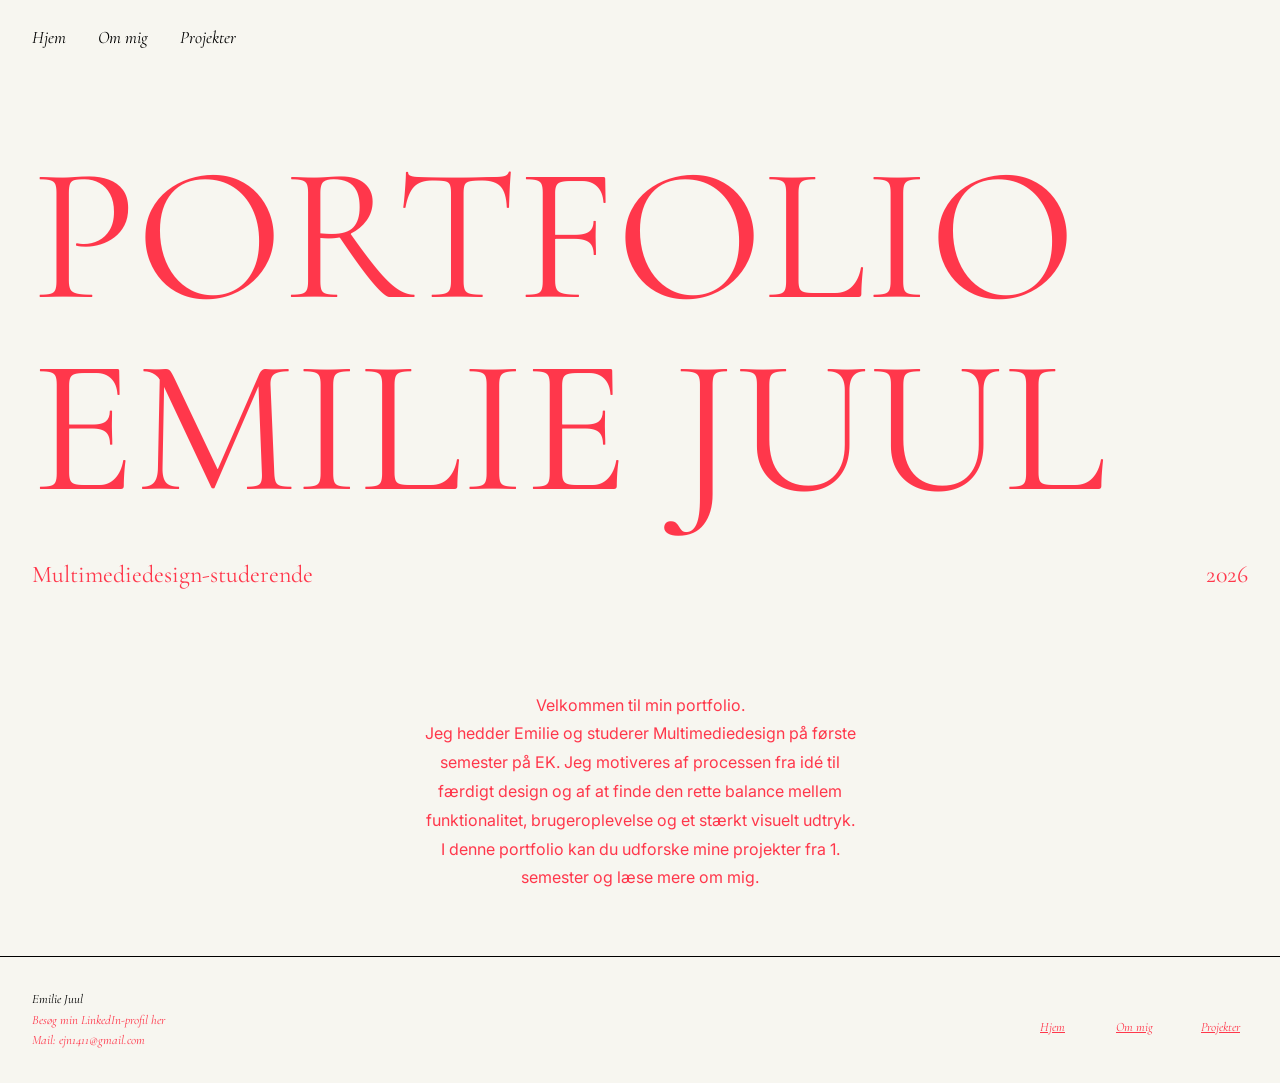
<file: index.html>
<!doctype html>
<html lang="en">
  <head>
    <meta charset="UTF-8" />
    <meta name="viewport" content="width=device-width, initial-scale=1.0" />
    <title>Forside</title>
    <link rel="stylesheet" href="css/generel.css" />
    <link rel="stylesheet" href="css/style.css" />
    <link rel="icon" href="imgs/faviconEJ.png" />
    <link rel="preconnect" href="https://fonts.googleapis.com" />
    <link rel="preconnect" href="https://fonts.gstatic.com" crossorigin />
    <link href="https://fonts.googleapis.com/css2?family=Cormorant+Garamond:ital,wght@0,300..700;1,300..700&family=Inter:wght@300;400;500&display=swap" rel="stylesheet" />
    <meta name="description" content="Portfolio af Emilie Juul - multimediedesign-studerende. Se mine projekter fra 1. semester." />
  </head>
  <body>
    <header>
      <nav>
        <button class="hamburger" id="hamburger" aria-label="Åbn menu">
          <span></span>
          <span></span>
          <span></span>
        </button>
        <ul class="nav-links" id="nav-links">
          <li><a href="index.html">Hjem</a></li>
          <li><a href="ommig.html">Om mig</a></li>
          <li><a href="projekter.html">Projekter</a></li>
        </ul>
      </nav>
    </header>

    <main>
      <section class="hero">
        <h1>PORTFOLIO<br />EMILIE JUUL</h1>
        <p class="undertitel">Multimediedesign-studerende <span>2026</span></p>
      </section>

      <section class="intro">
        <p>Velkommen til min portfolio.</p>
        <p>Jeg hedder Emilie og studerer Multimediedesign på første semester på EK. Jeg motiveres af processen fra idé til færdigt design og af at finde den rette balance mellem funktionalitet, brugeroplevelse og et stærkt visuelt udtryk.</p>
        <p>I denne portfolio kan du udforske mine projekter fra 1. semester og læse mere om mig.</p>
      </section>
    </main>
    <footer>
      <div class="footer-venstre">
        <p>Emilie Juul</p>
        <a href="https://www.linkedin.com/in/emilie-juul-4185b2272/">Besøg min LinkedIn-profil her</a>
        <p><a href="mailto:ejn1411@gmail.com">Mail: ejn1411@gmail.com</a></p>
      </div>
      <nav class="footer-nav">
        <a href="index.html">Hjem</a>
        <a href="ommig.html">Om mig</a>
        <a href="projekter.html">Projekter</a>
      </nav>
    </footer>
    <script src="js/script.js"></script>
  </body>
</html>
</file>
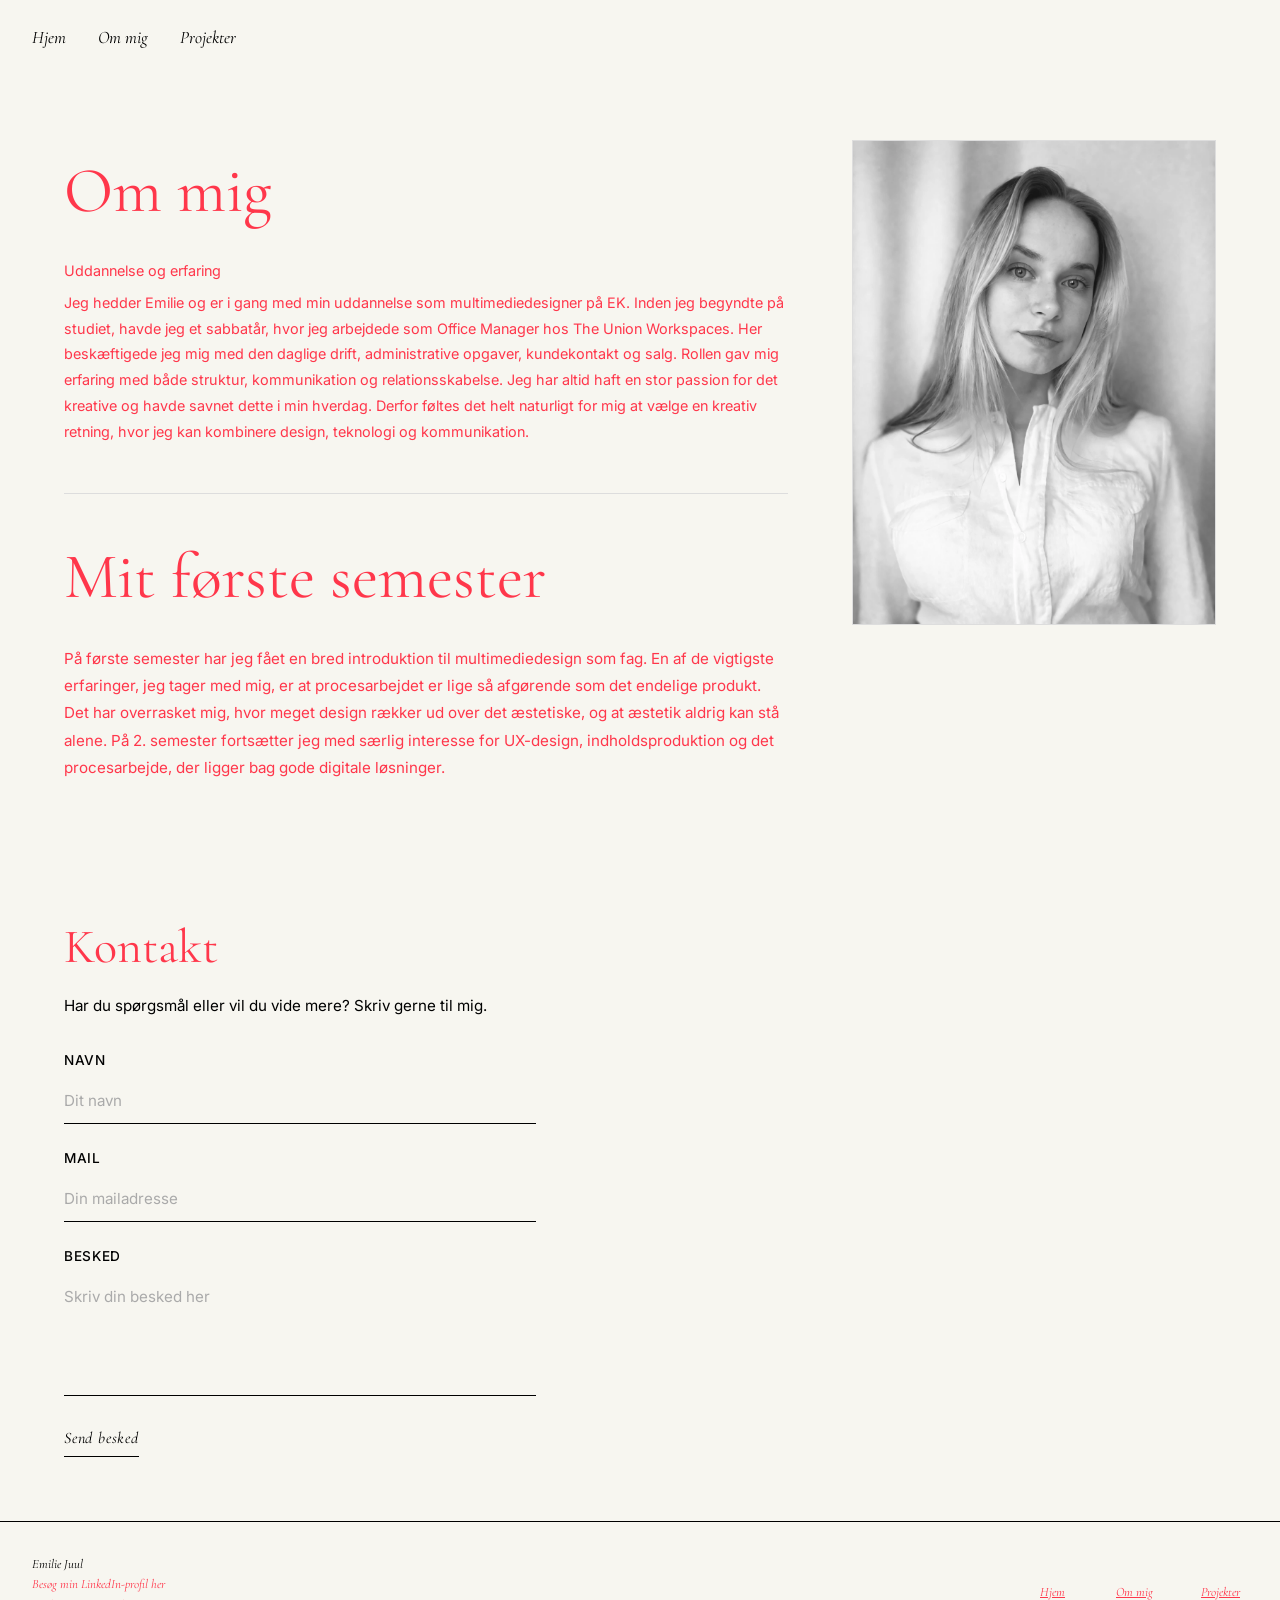
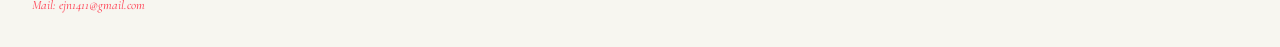
<file: ommig.html>
<!doctype html>
<html lang="en">
  <head>
    <meta charset="UTF-8" />
    <meta name="viewport" content="width=device-width, initial-scale=1.0" />
    <title>Om mig — Emilie Juul</title>
    <link rel="stylesheet" href="css/generel.css" />
    <link rel="stylesheet" href="css/style.css" />
    <link rel="icon" href="imgs/faviconEJ.png" />
    <link rel="preconnect" href="https://fonts.googleapis.com" />
    <link rel="preconnect" href="https://fonts.gstatic.com" crossorigin />
    <link href="https://fonts.googleapis.com/css2?family=Cormorant+Garamond:ital,wght@0,300..700;1,300..700&family=Inter:wght@300;400;500&display=swap" rel="stylesheet" />
    <meta name="description" content="Jeg hedder Emilie Juul og studerer multimediedesign på EK. Læs om min baggrund og hvad jeg har lært på 1. semester." />
  </head>
  <body>
    <header>
      <nav>
        <button class="hamburger" id="hamburger" aria-label="Åbn menu">
          <span></span>
          <span></span>
          <span></span>
        </button>
        <ul class="nav-links" id="nav-links">
          <li><a href="index.html">Hjem</a></li>
          <li><a href="ommig.html">Om mig</a></li>
          <li><a href="projekter.html">Projekter</a></li>
        </ul>
      </nav>
    </header>

    <main>
      <section class="ommig">
        <div class="ommig-venstre">
          <div class="ommig-tekst">
            <h1>Om mig</h1>
            <h2>Uddannelse og erfaring</h2>
            <p>
              Jeg hedder Emilie og er i gang med min uddannelse som multimediedesigner på EK. Inden jeg begyndte på studiet, havde jeg et sabbatår, hvor jeg arbejdede som Office Manager hos The Union Workspaces. Her beskæftigede jeg mig med den
              daglige drift, administrative opgaver, kundekontakt og salg. Rollen gav mig erfaring med både struktur, kommunikation og relationsskabelse. Jeg har altid haft en stor passion for det kreative og havde savnet dette i min hverdag. Derfor
              føltes det helt naturligt for mig at vælge en kreativ retning, hvor jeg kan kombinere design, teknologi og kommunikation.
            </p>
          </div>

          <div class="semester">
            <h1>Mit første semester</h1>
            <p>
              På første semester har jeg fået en bred introduktion til multimediedesign som fag. En af de vigtigste erfaringer, jeg tager med mig, er at procesarbejdet er lige så afgørende som det endelige produkt. Det har overrasket mig, hvor meget
              design rækker ud over det æstetiske, og at æstetik aldrig kan stå alene. På 2. semester fortsætter jeg med særlig interesse for UX-design, indholdsproduktion og det procesarbejde, der ligger bag gode digitale løsninger.
            </p>
          </div>
        </div>
        <div class="ommig-billede">
          <img src="imgs/emilie.webp" alt="Portræt af Emilie Juul" />
        </div>
      </section>
      <section class="kontakt">
        <h2>Kontakt</h2>
        <p>Har du spørgsmål eller vil du vide mere? Skriv gerne til mig.</p>

        <form id="kontakt-formular">
          <div class="formular-gruppe">
            <label for="navn">Navn</label>
            <input type="text" id="navn" name="navn" placeholder="Dit navn" />
          </div>

          <div class="formular-gruppe">
            <label for="mail">Mail</label>
            <input type="email" id="mail" name="mail" placeholder="Din mailadresse" />
          </div>

          <div class="formular-gruppe">
            <label for="besked">Besked</label>
            <textarea id="besked" name="besked" rows="5" placeholder="Skriv din besked her"></textarea>
          </div>

          <button type="submit" class="formular-knap">Send besked</button>
        </form>
      </section>
    </main>
    <footer>
      <div class="footer-venstre">
        <p>Emilie Juul</p>
        <a href="https://www.linkedin.com/in/emilie-juul-4185b2272/">Besøg min LinkedIn-profil her</a>
        <p><a href="mailto:ejn1411@gmail.com">Mail: ejn1411@gmail.com</a></p>
      </div>
      <nav class="footer-nav">
        <a href="index.html">Hjem</a>
        <a href="ommig.html">Om mig</a>
        <a href="projekter.html">Projekter</a>
      </nav>
    </footer>

    <script src="js/script.js"></script>
  </body>
</html>
</file>
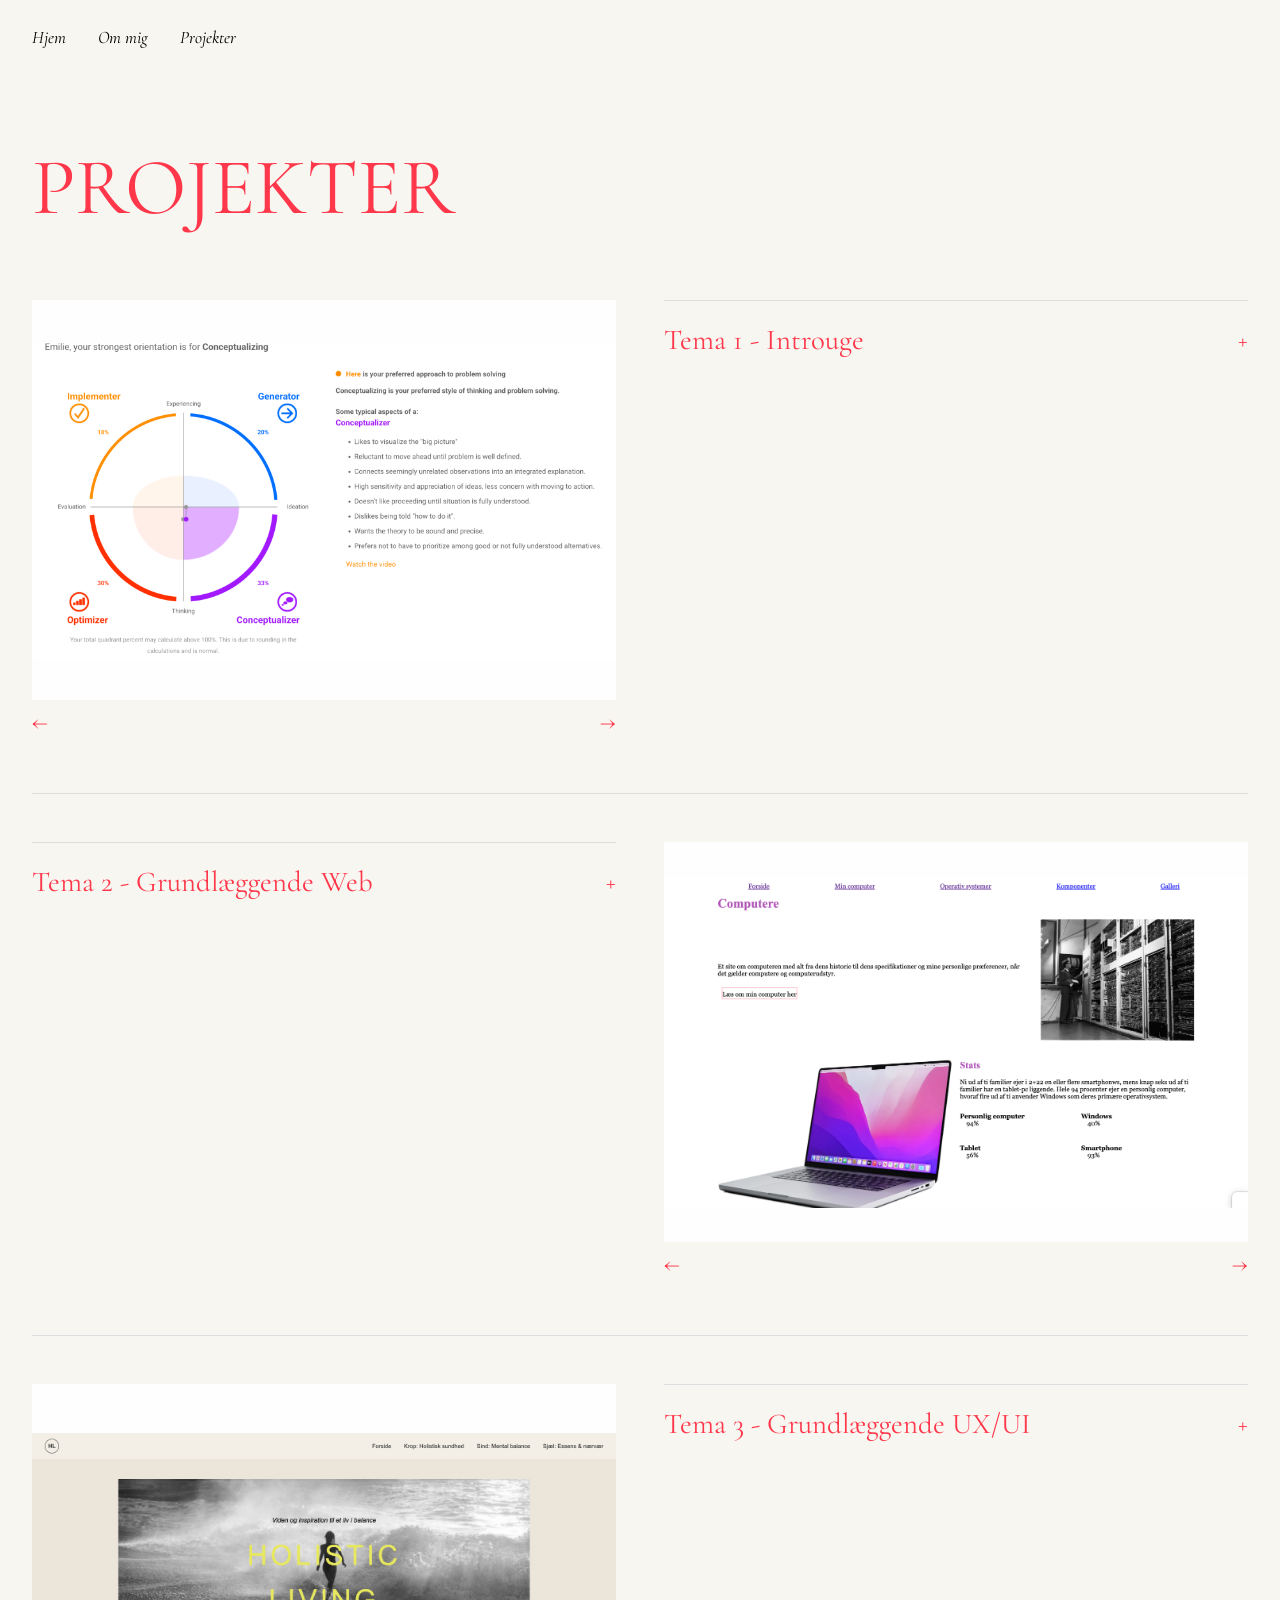
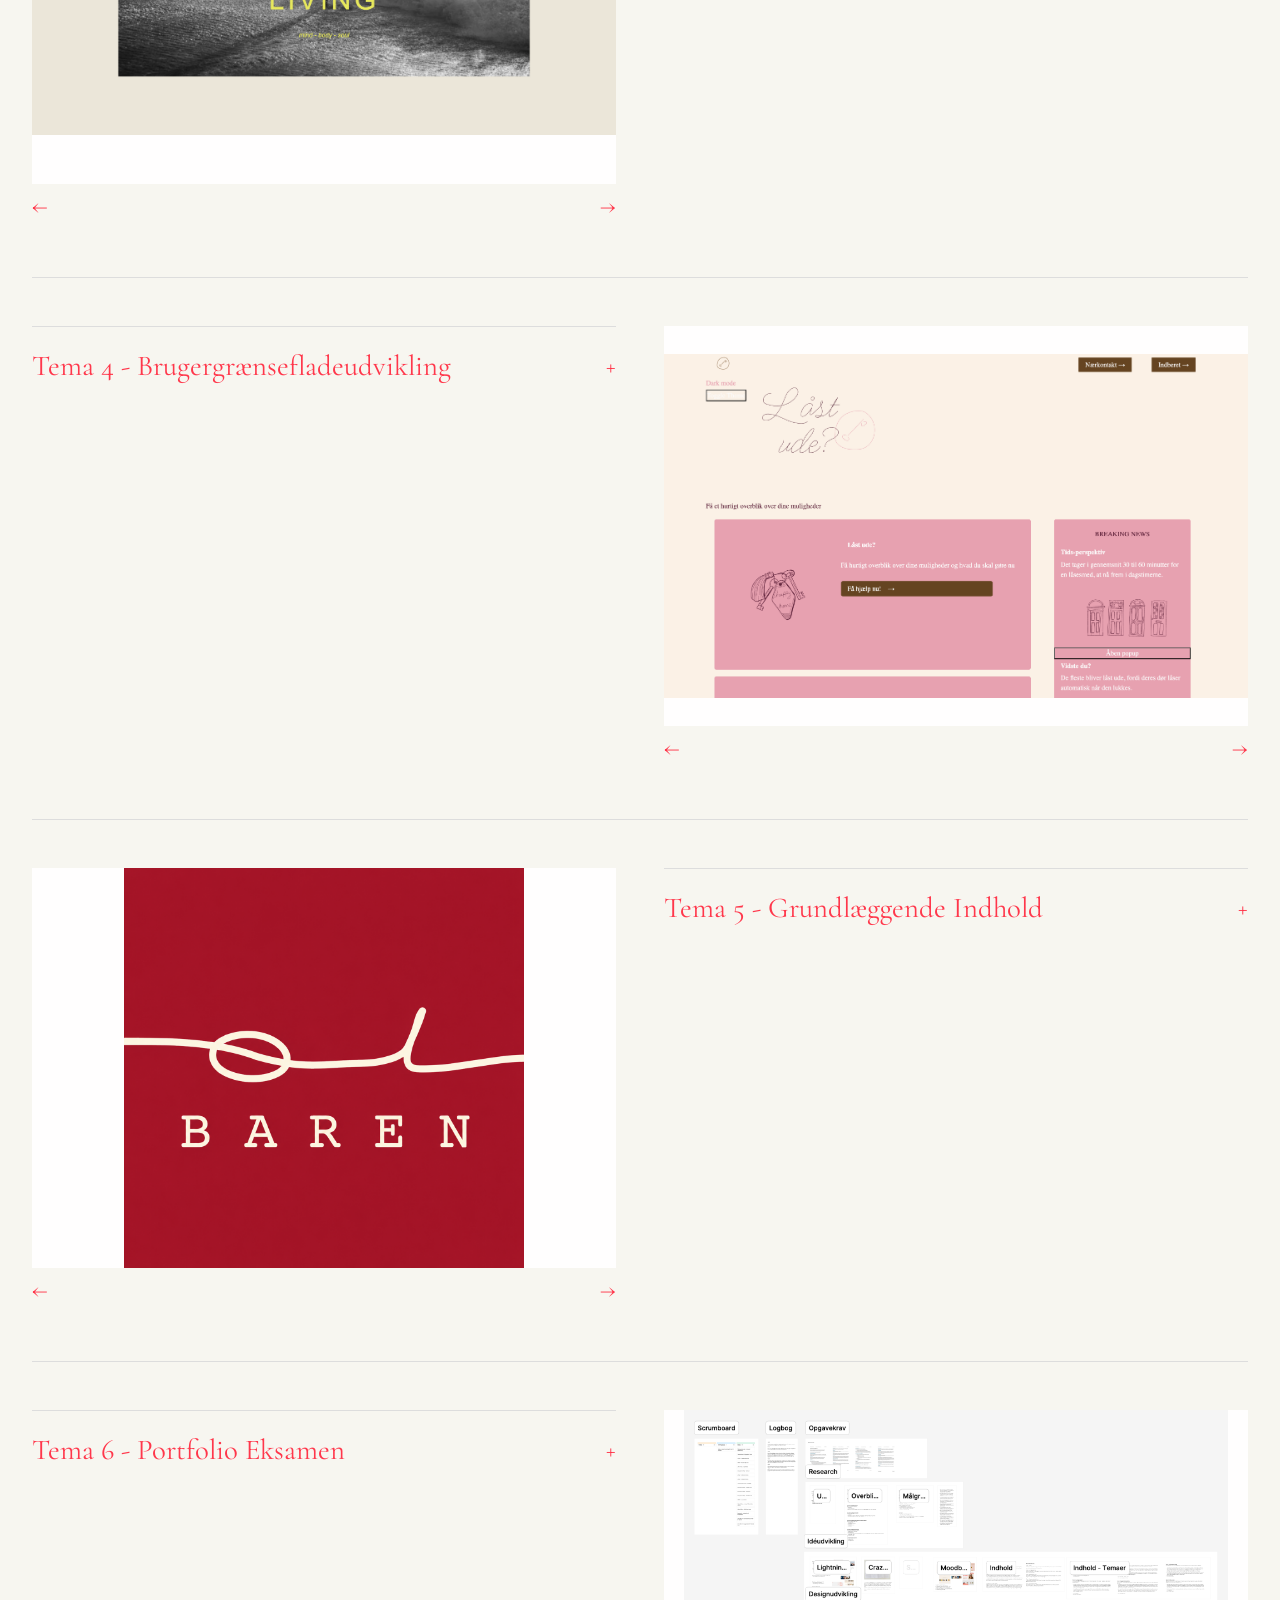
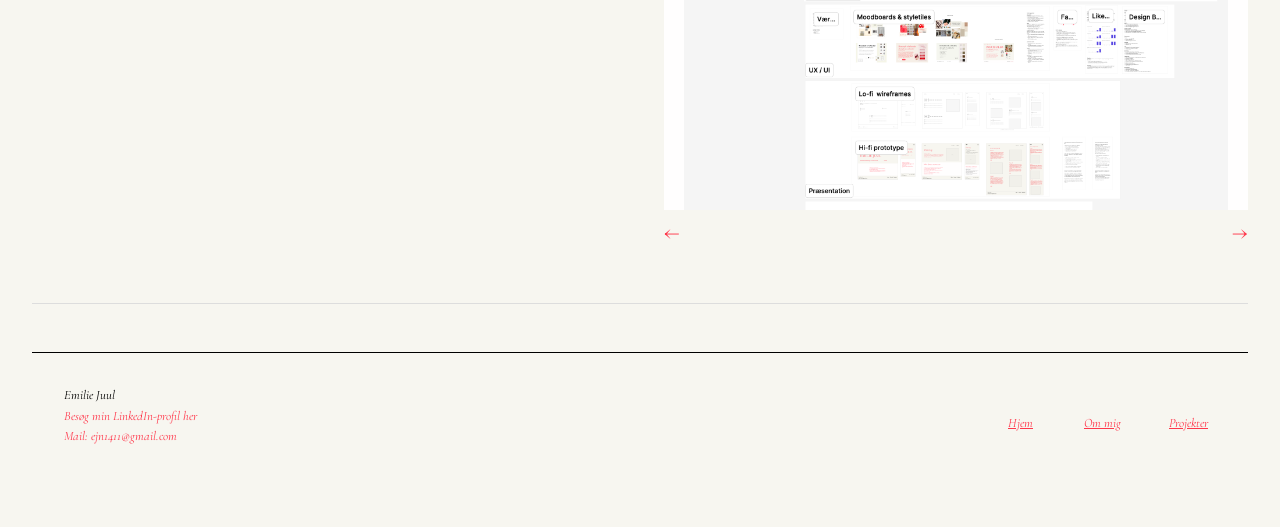
<file: projekter.html>
<!doctype html>
<html lang="en">
  <head>
    <meta charset="UTF-8" />
    <meta name="viewport" content="width=device-width, initial-scale=1.0" />
    <title>Projekter</title>
    <link rel="stylesheet" href="css/generel.css" />
    <link rel="stylesheet" href="css/style.css" />
    <link rel="icon" href="imgs/faviconEJ.png" />
    <link rel="preconnect" href="https://fonts.googleapis.com" />
    <link rel="preconnect" href="https://fonts.gstatic.com" crossorigin />
    <link href="https://fonts.googleapis.com/css2?family=Cormorant+Garamond:ital,wght@0,300..700;1,300..700&family=Inter:wght@300;400;500&display=swap" rel="stylesheet" />
<meta name="description" content="Mine projekter fra 1. semester på multimediedesign. Fra grundlæggende web til UX/UI og indholdsproduktion.">  
</head>
  <body>
    <header>
      <nav>
        <button class="hamburger" id="hamburger" aria-label="Åbn menu">
          <span></span>
          <span></span>
          <span></span>
        </button>
        <ul class="nav-links" id="nav-links">
          <li><a href="index.html">Hjem</a></li>
          <li><a href="ommig.html">Om mig</a></li>
          <li><a href="projekter.html">Projekter</a></li>
        </ul>
      </nav>
    </header>
    <main>
      <section class="projekter">
        <h1>Projekter</h1>
        <div class="tema-wrapper">
          <div class="tema-header">
            <div class="slideshow">
              <div class="slides">
                <img src="imgs/Basadur.png" alt="Tema 1 billede 1" class="slide aktiv" />
                <img src="imgs/repo1.png" alt="Tema 1 billede 2" class="slide" />
                <img src="imgs/repo2.png" alt="Tema 1 billede 3" class="slide" />
              </div>
              <div class="slideshow-knapper">
                <button class="slide-knap prev">←</button>
                <button class="slide-knap next">→</button>
              </div>
            </div>

            <details name="accordion">
              <summary>Tema 1 - Introuge</summary>
              <div class="accordion-indhold">
                <p class="tema-beskrivelse">Første uge på uddannelsen, hvor jeg blev introduceret til multimediedesign som fag og satte mine første digitale spor op med eget domæne og GitHub repository.</p>
                <h3>Proces</h3>
                <p>Jeg fik en grundlæggende forståelse for multimediedesignerens rolle i erhvervet og blev introduceret til GitHub som versionsstyringsværktøj. Derudover gennemførte jeg en Basadur-test, som gav mig indsigt i, at min stærkeste orientering ligger inden for 'conceptualizing'.</p>
                <h3>Refeksion</h3>
                <p>Jeg kom i gang med GitHub og forstod den grundlæggende struktur. Det var dog udfordrende at navigere i alle de nye værktøjer på én gang.</p>
                <a href="https://github.com/EmiliejuulEK/myfirstrepo" class="tema-link">Første Github repository</a>
              </div>
            </details>
          </div>
        </div>
        <div class="tema-wrapper">
          <div class="tema-header">
            <details name="accordion">
              <summary>Tema 2 - Grundlæggende Web</summary>
              <div class="accordion-indhold">
                <p class="tema-beskrivelse">Mit første kodeprojekt, hvor jeg byggede et responsivt mobilsite fra bunden i HTML og CSS.</p>
                <h3>Proces</h3>
                <p>
                  Jeg byggede et responsivt website med en mobile-first tilgang, ved hjælp af CSS, flexbox og media queries. Jeg fik en grundlæggende forståelse
                  for filformater til web som webP, SVG, PNG og JPG. Jeg lærte desuden vigtigheden af ​​at separere struktur og styling - HTML til indhold og CSS til design.
                </p>
                <h3>Refeksion</h3>
                <p>
                  Jeg arbejdede især på at forstå den grundlæggende HTML-struktur og koble CSS til den. Det var udfordrende at arbejde med responsivt design for første gang. Det var en vigtig læring at layoutet skal designes fra den mindste skærm og
                  bygges op derfra.
                </p>
                <a href="https://emiliejuulek.github.io/Websiteopgave/index.html" class="tema-link">Studiestartsprøve</a>
              </div>
            </details>

           
            <div class="slideshow">
              <div class="slides">
                <img src="imgs/mobilsite1.png" alt="Tema 2 billede 1" class="slide aktiv" />
                <img src="imgs/mobilsite2.png" alt="Tema 2 billede 2" class="slide" />
                <img src="imgs/mobilsite3.png" alt="Tema 2 billede 3" class="slide" />
              </div>
              <div class="slideshow-knapper">
                <button class="slide-knap prev">←</button>
                <button class="slide-knap next">→</button>
              </div>
            </div>
          </div>
        </div>

        <div class="tema-wrapper">
          <div class="tema-header">
            <div class="slideshow">
              <div class="slides">
                <img src="imgs/emnesite1.png" alt="Tema 3 billede 1" class="slide aktiv" />
                <img src="imgs/emnesiteproto.png" alt="Tema 3 billede 2" class="slide" />
                <img src="imgs/emnesitekrea.png" alt="Tema 3 billede 3" class="slide" />
              </div>
              <div class="slideshow-knapper">
                <button class="slide-knap prev">←</button>
                <button class="slide-knap next">→</button>
              </div>
            </div>
            <details name="accordion">
              <summary>Tema 3 - Grundlæggende UX/UI</summary>
              <div class="accordion-indhold">
                <p class="tema-beskrivelse">
                  Her arbejdede jeg med hele UX-processen fra research og wireframes til prototype og brugertest. Temaets fokuspunkter blev brugt i praksis, da jeg lavede et
                  Emnesite.
                </p>
                <h3>Proces</h3>
                <p>
                  Jeg arbejdede struktureret gennem en iterativ UX-proces, hvor designbeslutninger baseres på konkrete brugerindsigter frem for mavefornemmelser. Jeg lærte forskellen på UX og UI, samt hvorfor dette er afgørende, og sikrer at
                  digitale produkter er effektive, intuitive og visuelt tiltalende.
                </p>
                <h3>Refeksion</h3>
                <p>
                  I Figma lærte jeg at bygge en klikbar prototype som grundlag for kodning. Mit fokus var på at holde styr på alle processens faser og sikre at research faktisk blev omsat til konkrete designvalg. En vigtig læring var at
                  dokumentere processen løbende og at denne er svært at rekonstruere bagefter.
                </p>
                <a href="https://emiliejuulek.github.io/Emnesite/" class="tema-link">Emnesite - Holistic Living</a>
                <a href="https://www.figma.com/design/6cYeE7WFt9ISMxwAqyfZ6Y/Emnesite?node-id=0-1&t=oW1qYZb5qoOqvmwr-1" class="tema-link">Emnesite - Figma proces</a>
              </div>
            </details>
          </div>
        </div>

        <div class="tema-wrapper">
          <div class="tema-header">
            <details name="accordion">
              <summary>Tema 4 - Brugergrænsefladeudvikling</summary>
              <div class="accordion-indhold">
                <p class="tema-beskrivelse">I dette tema blev JavaScript og Adobe Illustrator introduceret. Jeg udviklede et websted med darkmode, SVG-grafik og interaktive elementer.</p>
                <h3>Proces</h3>
                <p>
                  I tema 4 blev jeg introduceret til JavaScript og lærte grundlæggende begreber som funktioner, variabler, events og betingelser. Jeg lærte at arbejde med CSS custom properties og transitions, samt at implementere en darkmode. I Adobe
                  Illustrator lærte jeg at arbejde med vektorgrafik og eksportere til SVG-format, til brug på web. Jeg fik desuden erfaring med at arbejde videre på eksisterende kode, frem for at starte fra bunden.
                </p>
                <h3>Refeksion</h3>
                <p>
                  Jeg var glad for at arbejde i Illustrator og producere SVG-grafik der passede til sitelets visuelle udtryk. JavaScript var det mest udfordrende element og særligt at forstå hvordan events og betingelser hænger sammen.
                  Darkmode-funktionen var en god konkret opgave at lære JavaScript på, da den kombinerede HTML, CSS og JavaScript i én sammenhængende løsning.
                </p>
                <a href="https://emiliejuulek.github.io/emergencyrigtig/index.html" class="tema-link">Emergency site</a>
                <a href="https://www.figma.com/design/k8PRKIHhlF17KqwSGlKX7F/Emergency-site?node-id=0-1&t=qLyTXbcYCetDmbGA-1" class="tema-link">Emergency site - Figma proces </a>
              </div>
            </details>
            <div class="slideshow">
              <div class="slides">
                <img src="imgs/emergency1.png" alt="Tema 4 billede 1" class="slide aktiv" />
                <img src="imgs/emergency2.png" alt="Tema 4 billede 2" class="slide" />
                <img src="imgs/emergency3.png" alt="Tema 4 billede 3" class="slide" />
                <img src="imgs/emergencyjs.png" alt="Tema 4 billede 4" class="slide" />
              </div>
              <div class="slideshow-knapper">
                <button class="slide-knap prev">←</button>
                <button class="slide-knap next">→</button>
              </div>
            </div>
          </div>
        </div>

        <div class="tema-wrapper">
          <div class="tema-header">
            <div class="slideshow">
              <div class="slides">
                <img src="imgs/ølbarenfav.png" alt="Tema 5 billede 1" class="slide aktiv" />
                <img src="imgs/ølbaren1.png" alt="Tema 5 billede 2" class="slide" />
                <img src="imgs/ølbaren2.png" alt="Tema 5 billede 3" class="slide" />
                <img src="imgs/imgshoot.png" alt="Tema 5 billede 4" class="slide" />
              </div>
              <div class="slideshow-knapper">
                <button class="slide-knap prev">←</button>
                <button class="slide-knap next">→</button>
              </div>
            </div>
            <details name="accordion">
              <summary>Tema 5 - Grundlæggende Indhold</summary>
              <div class="accordion-indhold">
                <p class="tema-beskrivelse">Et gruppebaseret tema, hvor vi redesignede en virksomheds hjemmeside med alt hvad denne proces indebærer.</p>
                <h3>Proces</h3>
                <p>
                  I teamet arbejdede vi struktureret, med scrum som procesmetode. Herunder at holde daglige scrum møder, opdatere logbog og fordele opgaver. Jeg fik erfaring med grundlæggende fotografi til web. Vi lykkedes med at redesigne
                  et eksisterende site ud fra et brief og med fokus på målgruppe, indhold og visuel stil. 
                </p>
                <h3>Refeksion</h3>
                <p>
                  Det var super lærerigt at arbejde i et team, samt at oplevede godt samarbejde. Scrum var især et super redskab til at skabe struktur og overblik. De kreative personlighedsprofiler gav mig indsigt i hvordan forskellige arbejds-stile og styrker, påvirker et samarbejde. Teamsamarbejdet kræver tydelig kommunikation og klare aftaler
                  fra starten, hvilket samarbejdkontrakten var med til at sikre.
                </p>
                <a href="https://capl1001.github.io/Oelbaren/index.html" class="tema-link">Redesign Ølbaren</a>
                <a href="https://www.figma.com/design/NiO2PJMjD3uj8rMTxE5hRo/Virksomhedssite---%C3%B8l-baren?node-id=29-468&t=LzT7Q1Igoh9dJj7n-1" class="tema-link">Redesign - Figma proces</a>
              </div>
            </details>
          </div>
        </div>

    <div class="tema-wrapper">
  <div class="tema-header">
    <details name="accordion">
      <summary>Tema 6 - Portfolio Eksamen</summary>
      <div class="accordion-indhold">
        <p class="tema-beskrivelse">Jeg designede og udviklede mit personlige portfoliowebsite som afslutning på 1. semester. Jeg gennemførte en fuld designproces, til færdigt kodet produkt på GitHub.</p>
        <h3>Proces</h3>
        <p>Jeg arbejder på at samle og anvende kompetencer fra alle semestrets temaer i ét samlet projekt. Jeg fokuserer på at træffe selvstændige designbeslutninger og begrunde dem fagligt ud fra brugerindsigter, designprincipper og læringsmål. Herudover fokuserer jeg på at arbejde med versionsstyring i GitHub med branches, samt at strukturere et projekt fra bunden og uden vejledning.</p>
        <h3>Refeksion</h3>
        <p>Det har været udfordrende at strukturere dette store projekt, samt at tidsestimere og sætte deadlines for de forskellige dele af projektet.</p>
        <a href="https://www.figma.com/design/mKB4XJCZKWrVO6dcziElBk/1.-semester-portfolioeksamen?node-id=163-174&t=EVqBf8QHOMN8Tz5h-1" class="tema-link">Portfolio - Figma proces</a>
      </div>
    </details>
    <div class="slideshow">
      <div class="slides">
        <img src="imgs/portfoliofigma.png" alt="Tema 6 billede 1" class="slide aktiv" />
        <img src="imgs/portfoliokrea.png" alt="Tema 6 billede 2" class="slide" />
      </div>
      <div class="slideshow-knapper">
        <button class="slide-knap prev">←</button>
        <button class="slide-knap next">→</button>
      </div>
    </div>
  </div>
</div>

    <footer>
      <div class="footer-venstre">
        <p>Emilie Juul</p>
        <a href="https://www.linkedin.com/in/emilie-juul-4185b2272/">Besøg min LinkedIn-profil her</a>
        <p><a href="mailto:ejn1411@gmail.com">Mail: ejn1411@gmail.com</a></p>
      </div>
      <nav class="footer-nav">
        <a href="index.html">Hjem</a>
        <a href="ommig.html">Om mig</a>
        <a href="projekter.html">Projekter</a>
      </nav>
    </footer>
    <script src="js/script.js"></script>
  </body>
</html>
</file>
<file: css/generel.css>
/* CUSTOM PROPERTIES */
:root {
  --accent: #ff374b;
  --text: #000000;
  --bg: #f7f6f0;
  --bg-light: #fffefe;
  --font-heading: "Cormorant Garamond", serif;
  --font-body: "Inter", sans-serif;
}

/* RESET */
* {
  margin: 0;
  padding: 0;
  box-sizing: border-box;
}

/* BASE — mobil først */
body {
  background-color: var(--bg);
  color: var(--text);
  font-family: var(--font-body);
  font-size: 16px;
  line-height: 1.6;
}

h1,
h2,
h3 {
  font-family: var(--font-heading);
  font-weight: 400;
}

a {
  color: var(--text);
  text-decoration: none;
}

img {
  max-width: 100%;
  height: auto;
  display: block;
}

/* HEADER & NAVIGATION — mobil først */
header {
  padding: 1.5rem 2rem;
  background-color: var(--bg);
  position: relative;
}

nav {
  display: flex;
  justify-content: space-between;
  align-items: center;
}

.logo img {
  height: 40px;
  width: auto;
}

/* Hamburger — synlig på mobil */
.hamburger {
  display: flex;
  flex-direction: column;
  gap: 5px;
  background: none;
  border: none;
  cursor: pointer;
}

.hamburger span {
  display: block;
  width: 25px;
  height: 2px;
  background-color: var(--text);
}

/* Nav-links — skjult på mobil */
.nav-links {
  display: none;
  flex-direction: column;
  position: absolute;
  top: 80px;
  left: 0;
  width: 100%;
  background-color: var(--bg);
  padding: 2rem;
  gap: 1.5rem;
  list-style: none;
  z-index: 10;
}

.nav-links.active {
  display: flex;
}

.nav-links a {
  font-family: var(--font-heading);
  font-style: italic;
  font-size: 1.1rem;
}

.nav-links a:hover {
  color: var(--accent);
}

/* FOOTER — mobil først */
footer {
  padding: 2rem;
  font-family: var(--font-body);
  font-size: 0.9rem;
}

footer a {
  color: var(--accent);
}

/* DESKTOP — min-width: 768px */
@media (min-width: 768px) {
  /* Navigation */
  .hamburger {
    display: none;
  }

  .nav-links {
    display: flex;
    flex-direction: row;
    position: static;
    width: auto;
    padding: 0;
    gap: 2rem;
  }
}
</file>
<file: css/style.css>
/* HERO - mobil først */
.hero {
  padding: 4rem 2rem 2rem 2rem;
}

.hero h1 {
  font-family: var(--font-heading);
  font-size: 4rem;
  font-weight: 400;
  color: var(--accent);
  line-height: 1;
  text-transform: uppercase;
}

.undertitel {
  display: flex;
  justify-content: space-between;
  font-family: var(--font-heading);
  font-size: 1.5rem;
  color: var(--accent);
  margin-top: 2rem;
}

/* INTRO - mobil først */
.intro {
  padding: 4rem 2rem;
  max-width: 500px;
  margin: 0 auto;
  text-align: center;
  color: var(--accent);
}

.intro p {
  font-family: var(--font-body);
  font-size: 0.8rem;
  line-height: 1.8;
}

/* FOOTER - mobil først */
footer {
  display: flex;
  justify-content: space-between;
  align-items: flex-end;
  padding: 2rem;
  border-top: 1px solid var(--text);
  font-family: var(--font-heading);
  font-style: italic;
  font-size: 0.8rem;
}

.footer-nav {
  display: flex;
  gap: 2rem;
}

.footer-nav a {
  font-family: var(--font-heading);
  font-style: italic;
  text-decoration: underline;
  display: block;
  padding: 0.8rem 0.5rem;
  min-height: 44px;
  min-width: 44px;
}

/* OM MIG - mobil først */
.ommig {
  padding: 3rem 2rem;
  display: flex;
  flex-direction: column;
  gap: 2rem;
}

.ommig h1 {
  font-family: var(--font-heading);
  font-size: 3rem;
  color: var(--accent);
  font-weight: 400;
  margin-bottom: 1rem;
}

.ommig h2 {
  font-family: var(--font-body);
  font-size: 0.9rem;
  font-weight: 400;
  color: var(--accent);
  margin-bottom: 0.5rem;
}

.ommig-tekst p {
  font-family: var(--font-body);
  font-size: 0.9rem;
  line-height: 1.8;
  color: var(--accent);
}

.ommig-billede {
  background-color: var(--bg-light);
  border: 1px solid #ddd;
  display: flex;
  align-items: center;
  justify-content: center;
  min-height: 300px;
}

.ommig-billede img {
  width: 100%;
  aspect-ratio: 3 / 4;
  object-fit: cover;
}

/* MIT FØRSTE SEMESTER - mobil først */
.semester {
  border-top: 1px solid #ddd;
  padding-top: 2rem;
  margin-top: 1rem;
}

.semester h2 {
  font-family: var(--font-heading);
  font-size: 2.5rem;
  color: var(--accent);
  font-weight: 400;
  margin-bottom: 1.5rem;
}

.semester p {
  font-family: var(--font-body);
  font-size: 0.95rem;
  line-height: 1.8;
  color: var(--accent);
}

/* KONTAKT - mobil først */
.kontakt {
  padding: 4rem 2rem;
  max-width: 600px;
}

.kontakt h2 {
  font-family: var(--font-heading);
  font-size: 2.5rem;
  font-weight: 400;
  color: var(--accent);
  margin-bottom: 0.5rem;
}

.kontakt p {
  font-family: var(--font-body);
  font-size: 0.95rem;
  margin-bottom: 2rem;
  color: var(--text);
}

.formular-gruppe {
  display: flex;
  flex-direction: column;
  gap: 0.4rem;
  margin-bottom: 1.5rem;
}

label {
  font-family: var(--font-body);
  font-size: 0.85rem;
  font-weight: 500;
  color: var(--text);
  text-transform: uppercase;
  letter-spacing: 0.05em;
}

input,
textarea {
  font-family: var(--font-body);
  font-size: 0.95rem;
  padding: 0.8rem 0;
  border: none;
  border-bottom: 1px solid var(--text);
  background: transparent;
  color: var(--text);
  outline: none;
  width: 100%;
}

input::placeholder,
textarea::placeholder {
  color: #aaa;
}

input:focus,
textarea:focus {
  border-bottom: 1px solid var(--accent);
}

textarea {
  resize: none;
}

.formular-knap {
  font-family: var(--font-heading);
  font-size: 1rem;
  font-style: italic;
  color: var(--text);
  background: none;
  border: none;
  border-bottom: 1px solid var(--text);
  padding: 0.5rem 0;
  cursor: pointer;
  letter-spacing: 0.05em;
}

.formular-knap:hover {
  color: var(--accent);
  border-bottom: 1px solid var(--accent);
}

/* PROJEKTER - mobil først */
.projekter {
  padding: 3rem 2rem;
}

.projekter h1 {
  font-family: var(--font-heading);
  font-size: 3rem;
  color: var(--accent);
  font-weight: 400;
  margin-bottom: 3rem;
  text-transform: uppercase;
}

.tema-wrapper {
  margin-bottom: 3rem;
  border-bottom: 1px solid #ddd;
  padding-bottom: 3rem;
}

.tema-header {
  display: flex;
  flex-direction: column;
  gap: 1.5rem;
}

.tema-billede {
  width: 100%;
  aspect-ratio: 16 / 9;
  object-fit: cover;
  background-color: var(--bg-light);
  border: 1px solid #ddd;
}

details {
  width: 100%;
}

summary {
  font-family: var(--font-heading);
  font-size: 1.8rem;
  font-weight: 400;
  color: var(--accent);
  cursor: pointer;
  padding: 1rem 0;
  list-style: none;
  display: flex;
  justify-content: space-between;
  align-items: center;
  border-top: 1px solid #ddd;
}

summary::after {
  content: "+";
  font-size: 1.5rem;
  color: var(--accent);
}

details[open] summary::after {
  content: "−";
}

summary::-webkit-details-marker {
  display: none;
}

.accordion-indhold {
  padding: 1.5rem 0;
  display: flex;
  flex-direction: column;
  gap: 1rem;
}

.accordion-indhold h3 {
  font-family: var(--font-body);
  font-size: 0.9rem;
  font-weight: 500;
  margin-top: 0.5rem;
}

.accordion-indhold p {
  font-family: var(--font-body);
  font-size: 0.95rem;
  line-height: 1.8;
  color: var(--accent);
}

.tema-beskrivelse {
  color: var(--accent);
}

.tema-link {
  font-family: var(--font-heading);
  font-style: italic;
  color: var(--accent);
  text-decoration: underline;
  font-size: 1rem;
}

/* SLIDESHOW - mobil først */
.slideshow {
  display: flex;
  flex-direction: column;
  width: 100%;
}

.slides {
  position: relative;
  width: 100%;
}

.slide {
  display: none;
  width: 100%;
  height: 400px;
  object-fit: contain;
  background-color: var(--bg-light);
}

.slide.aktiv {
  display: block;
}

.slideshow-knapper {
  display: flex;
  justify-content: space-between;
  padding: 0.5rem 0;
  width: 100%;
}

.slide-knap {
  font-family: var(--font-heading);
  font-size: 1.5rem;
  background: none;
  border: none;
  cursor: pointer;
  color: var(--accent);
  padding: 0;
}

.slide-knap:hover {
  opacity: 0.7;
}

/* DESKTOP - min-width: 768px */
@media (min-width: 768px) {
  /* Hero */
  .hero h1 {
    font-size: 12rem;
  }

  .intro p {
    font-size: 1rem;
    line-height: 1.8;
  }

  /* Om mig */
  .ommig {
    flex-direction: row;
    align-items: flex-start;
    gap: 4rem;
    padding: 4rem;
  }

  .ommig-venstre {
    display: flex;
    flex-direction: column;
    gap: 2rem;
    flex: 2;
  }

  .ommig-tekst {
    flex: 1;
  }

  .ommig-billede {
    flex: 1;
    min-height: 400px;
  }

  .ommig h1 {
    font-size: 4rem;
  }

  .semester h2 {
    font-size: 3rem;
  }

  /* Kontakt */
  .kontakt {
    padding: 4rem;
  }

  .kontakt h2 {
    font-size: 3rem;
  }

  /* Projekter */
  .projekter h1 {
    font-size: 5rem;
  }

  .tema-header {
    flex-direction: row;
    align-items: flex-start;
    gap: 3rem;
  }

  .slideshow {
    flex: 1;
  }

  details {
    flex: 1;
  }
}
</file>
